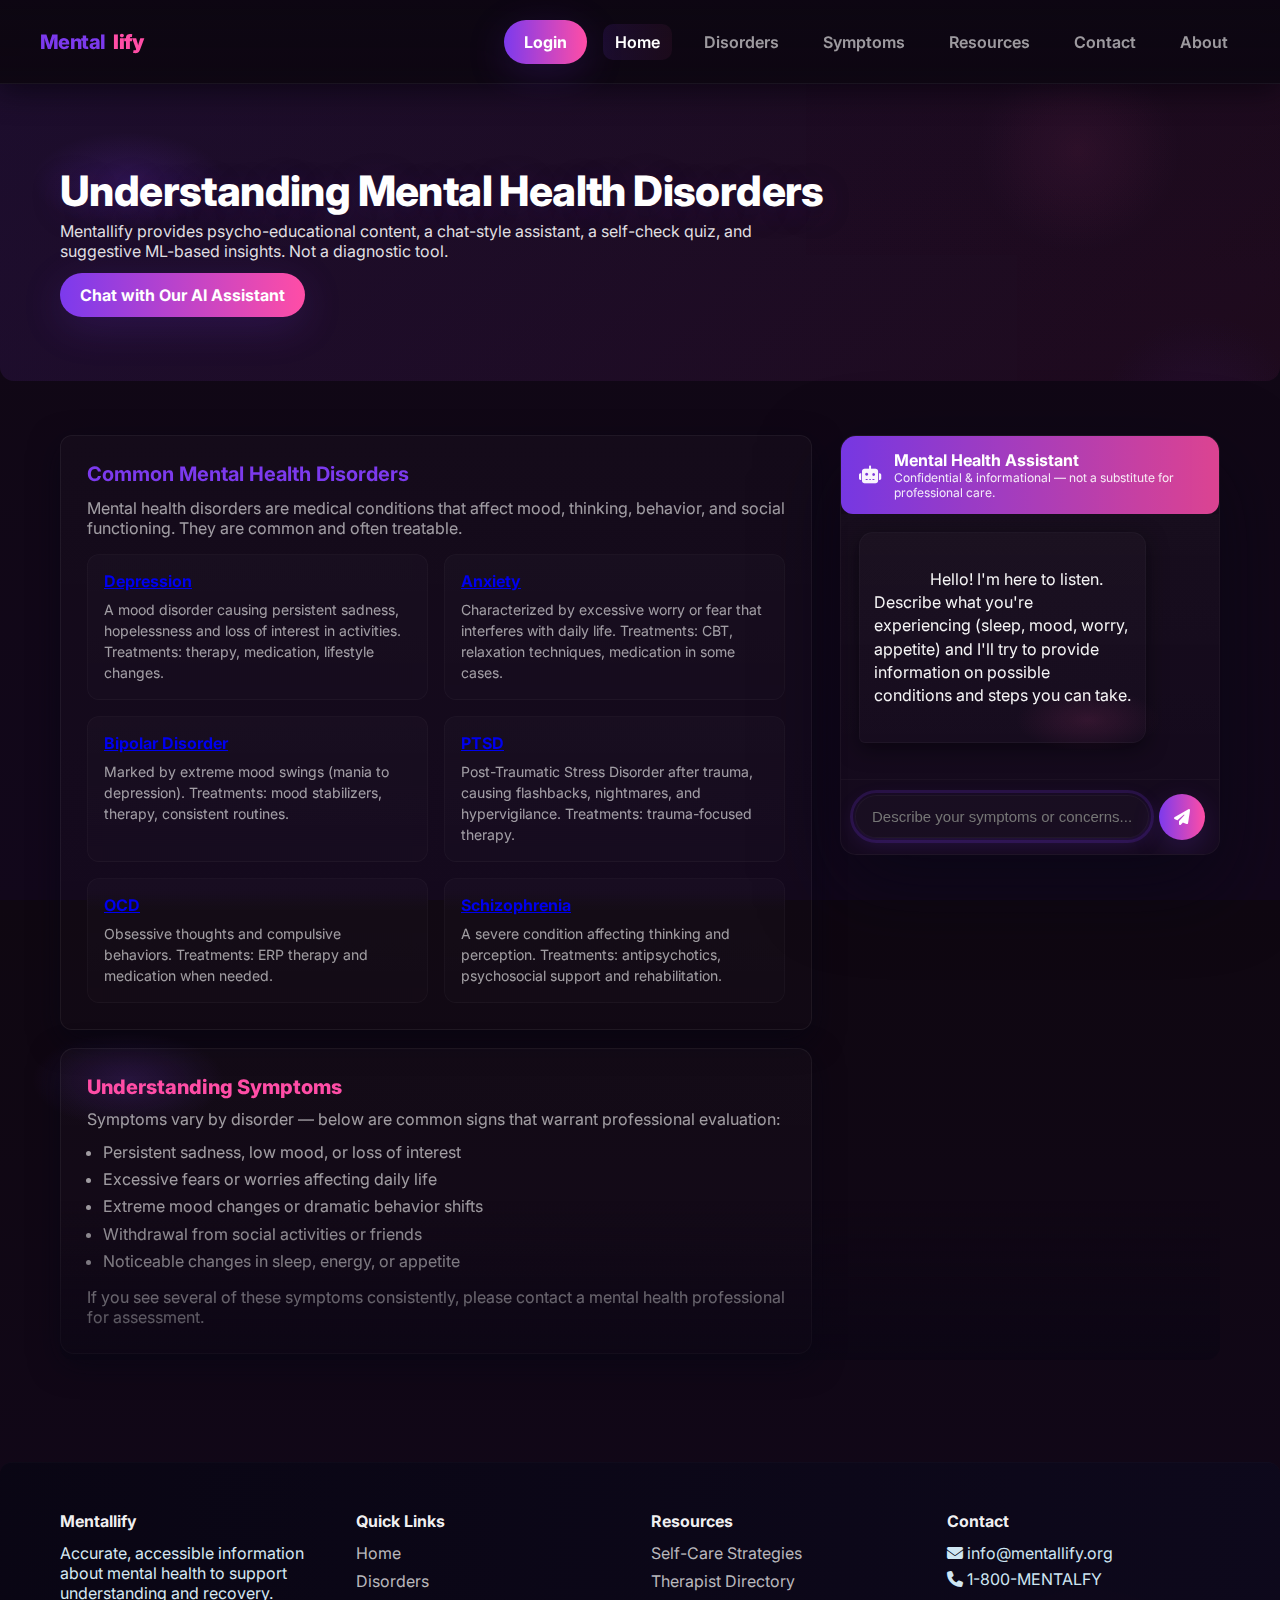
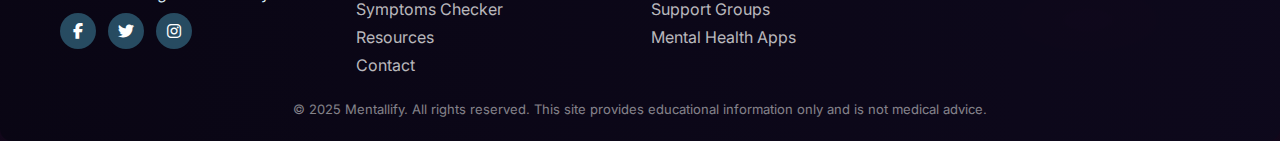
<file: index.html>
<!DOCTYPE html>
<html lang="en">
<head>
  <meta charset="utf-8" />
  <meta name="viewport" content="width=device-width,initial-scale=1" />
  <title>Mentallify - Mental Health Disorders Resource</title>
  <link rel="stylesheet" href="styles.css" />
  <link rel="manifest" href="manifest.json" />
  <link href="https://fonts.googleapis.com/css2?family=Inter:wght@300;400;600;700;800&display=swap" rel="stylesheet">
  <link rel="stylesheet" href="https://cdnjs.cloudflare.com/ajax/libs/font-awesome/6.4.0/css/all.min.css" />
  <meta name="description" content="Mentallify — psychoeducation, a chat assistant and a self-checker for common mental health concerns. Not a diagnostic tool." />
</head>
<body>
  <!-- Header -->
  <header>
    <div class="container header-container">
      <a href="/" class="logo" aria-label="Mentallify homepage">Mental<span>lify</span></a>
      <div id="header-actions" style="display:flex; align-items:center; gap:10px;">
        <!-- optional placeholder for login/profile -->
        <a href="/login.html" class="btn ghost" style="padding:8px 12px; font-weight:700; text-decoration:none;">Login</a>
        <button class="nav-toggle" aria-expanded="false" aria-controls="main-nav"><i class="fas fa-bars"></i></button>
      </div>
      <nav>
        <ul id="main-nav" role="menubar">
          <li role="none"><a role="menuitem" href="/index.html" class="active">Home</a></li>
          <li role="none"><a role="menuitem" href="/disorders.html">Disorders</a></li>
          <li role="none"><a role="menuitem" href="/self-check.html">Symptoms</a></li>
          <li role="none"><a role="menuitem" href="/resources.html">Resources</a></li>
          <li role="none"><a role="menuitem" href="/contact.html">Contact</a></li>
          <li role="none"><a role="menuitem" href="/about.html">About</a></li>
        </ul>
      </nav>
    </div>
  </header>

  <!-- Hero -->
  <section class="hero" aria-labelledby="hero-heading">
    <div class="container">
      <div style="max-width:780px;">
        <h1 id="hero-heading">Understanding Mental Health Disorders</h1>
        <p>Mentallify provides psycho-educational content, a chat-style assistant, a self-check quiz, and suggestive ML-based insights. Not a diagnostic tool.</p>
        <a class="btn" href="#chatbot" id="start-quiz-button">Chat with Our AI Assistant</a>
      </div>
    </div>
  </section>

  <!-- Main -->
  <main class="container" style="padding-top:26px; padding-bottom:40px;">
    <div class="main-content mask-gap">
      <!-- Left content -->
      <div class="content-area">
        <section class="content-section" aria-labelledby="common-disorders">
          <h2 id="common-disorders">Common Mental Health Disorders</h2>
          <p style="color:var(--muted-2); margin-bottom:12px;">Mental health disorders are medical conditions that affect mood, thinking, behavior, and social functioning. They are common and often treatable.</p>

          <div class="disorder-cards" aria-live="polite">
            <div class="disorder-card" role="article">
              <h3><a href="/disorders.html#depression">Depression</a></h3>
              <p>A mood disorder causing persistent sadness, hopelessness and loss of interest in activities. Treatments: therapy, medication, lifestyle changes.</p>
            </div>
            <div class="disorder-card" role="article">
              <h3><a href="/disorders.html#anxiety">Anxiety</a></h3>
              <p>Characterized by excessive worry or fear that interferes with daily life. Treatments: CBT, relaxation techniques, medication in some cases.</p>
            </div>
            <div class="disorder-card" role="article">
              <h3><a href="/disorders.html#bipolar">Bipolar Disorder</a></h3>
              <p>Marked by extreme mood swings (mania to depression). Treatments: mood stabilizers, therapy, consistent routines.</p>
            </div>
            <div class="disorder-card" role="article">
              <h3><a href="/disorders.html#ptsd">PTSD</a></h3>
              <p>Post-Traumatic Stress Disorder after trauma, causing flashbacks, nightmares, and hypervigilance. Treatments: trauma-focused therapy.</p>
            </div>
            <div class="disorder-card" role="article">
              <h3><a href="/disorders.html#ocd">OCD</a></h3>
              <p>Obsessive thoughts and compulsive behaviors. Treatments: ERP therapy and medication when needed.</p>
            </div>
            <div class="disorder-card" role="article">
              <h3><a href="/disorders.html#schizophrenia">Schizophrenia</a></h3>
              <p>A severe condition affecting thinking and perception. Treatments: antipsychotics, psychosocial support and rehabilitation.</p>
            </div>
          </div>
        </section>

        <!-- UNDERSTANDING SYMPTOMS - updated to use symptoms-card class -->
        <section class="content-section symptoms-card" id="symptoms" aria-labelledby="symptoms-heading" style="margin-top:18px;">
          <h2 id="symptoms-heading" class="section-title">Understanding Symptoms</h2>
          <p style="color:var(--muted-2); margin-bottom:10px;">Symptoms vary by disorder — below are common signs that warrant professional evaluation:</p>
          <ul style="color:var(--muted-2); margin-left:16px; line-height:1.7;">
            <li>Persistent sadness, low mood, or loss of interest</li>
            <li>Excessive fears or worries affecting daily life</li>
            <li>Extreme mood changes or dramatic behavior shifts</li>
            <li>Withdrawal from social activities or friends</li>
            <li>Noticeable changes in sleep, energy, or appetite</li>
          </ul>
          <p style="margin-top:12px; color:var(--muted-2);">If you see several of these symptoms consistently, please contact a mental health professional for assessment.</p>
        </section>
      </div>

      <!-- Right: Chatbot (INLINE sticky) -->
      <aside class="chatbot-container" aria-labelledby="chatbot" style="pointer-events:auto;">
        <div class="chatbot" id="chatbot" role="region" aria-label="Mental health chat assistant">
          <div class="chatbot-header">
            <i class="fas fa-robot" aria-hidden="true"></i>
            <div>
              <h3 style="margin:0; font-size:16px;">Mental Health Assistant</h3>
              <div style="font-size:12px; opacity:0.9;">Confidential & informational — not a substitute for professional care.</div>
            </div>
          </div>

          <div class="chatbot-messages" id="chat-messages" aria-live="polite" aria-atomic="false">
            <div class="message bot-message" role="status" id="welcome-message">
              Hello! I'm here to listen. Describe what you're experiencing (sleep, mood, worry, appetite) and I'll try to provide information on possible conditions and steps you can take.
            </div>
          </div>

          <div class="chatbot-input" role="form" aria-label="Chat input">
            <input id="user-input" type="text" placeholder="Describe your symptoms or concerns..." aria-label="Type your message here">
            <button id="send-btn" aria-label="Send message"><i class="fas fa-paper-plane"></i></button>
          </div>
        </div>
      </aside>
    </div>
  </main>

  <!-- Footer -->
  <footer>
    <div class="container">
      <div class="footer-content">
        <div class="footer-section">
          <h3>Mentallify</h3>
          <p style="color:#d6e9f3;">Accurate, accessible information about mental health to support understanding and recovery.</p>
          <div style="margin-top:10px;">
            <a href="#" style="display:inline-block; width:36px; height:36px; text-align:center; line-height:36px; background:#274b61; border-radius:50%; margin-right:8px; color:white;"><i class="fab fa-facebook-f"></i></a>
            <a href="#" style="display:inline-block; width:36px; height:36px; text-align:center; line-height:36px; background:#274b61; border-radius:50%; margin-right:8px; color:white;"><i class="fab fa-twitter"></i></a>
            <a href="#" style="display:inline-block; width:36px; height:36px; text-align:center; line-height:36px; background:#274b61; border-radius:50%; color:white;"><i class="fab fa-instagram"></i></a>
          </div>
        </div>

        <div class="footer-section">
          <h3>Quick Links</h3>
          <a href="/">Home</a>
          <a href="/disorders.html">Disorders</a>
          <a href="/self-check.html">Symptoms Checker</a>
          <a href="/resources.html">Resources</a>
          <a href="/contact.html">Contact</a>
        </div>

        <div class="footer-section">
          <h3>Resources</h3>
          <a href="/resources.html">Self-Care Strategies</a>
          <a href="/resources.html">Therapist Directory</a>
          <a href="/resources.html">Support Groups</a>
          <a href="/resources.html">Mental Health Apps</a>
        </div>

        <div class="footer-section">
          <h3>Contact</h3>
          <div style="color:#cfe6f3; margin-bottom:6px;"><i class="fas fa-envelope"></i> info@mentallify.org</div>
          <div style="color:#cfe6f3;"><i class="fas fa-phone"></i> 1-800-MENTALFY</div>
        </div>
      </div>

      <div class="copyright">
        &copy; 2025 Mentallify. All rights reserved. This site provides educational information only and is not medical advice.
      </div>
    </div>
  </footer>
  <script>
document.addEventListener("DOMContentLoaded", () => {

  // If user came from Symptoms page → skip front screen & show chatbot
  if (localStorage.getItem("mentallify_start_quiz") === "1") {

    // 1. Hide the intro splash screen IF you have one
    const introSection = document.getElementById("intro-screen");
    if (introSection) introSection.style.display = "none";

    // 2. Show the real homepage content (if it is hidden by default)
    const mainContent = document.querySelector(".main-content");
    if (mainContent) mainContent.style.display = "grid";

    // 3. Scroll directly to chatbot
    const bot = document.getElementById("chatbot");
    if (bot) {
      setTimeout(() => {
        bot.scrollIntoView({ behavior: "smooth", block: "center" });
        document.getElementById("user-input")?.focus();
      }, 400);
    }

    // 4. Reset trigger so homepage does not always open chatbot
    localStorage.removeItem("mentallify_start_quiz");
  }
});
</script>


  <script src="/auth.js"></script>
  <script src="app.js"></script>
</body>
</html>
</file>
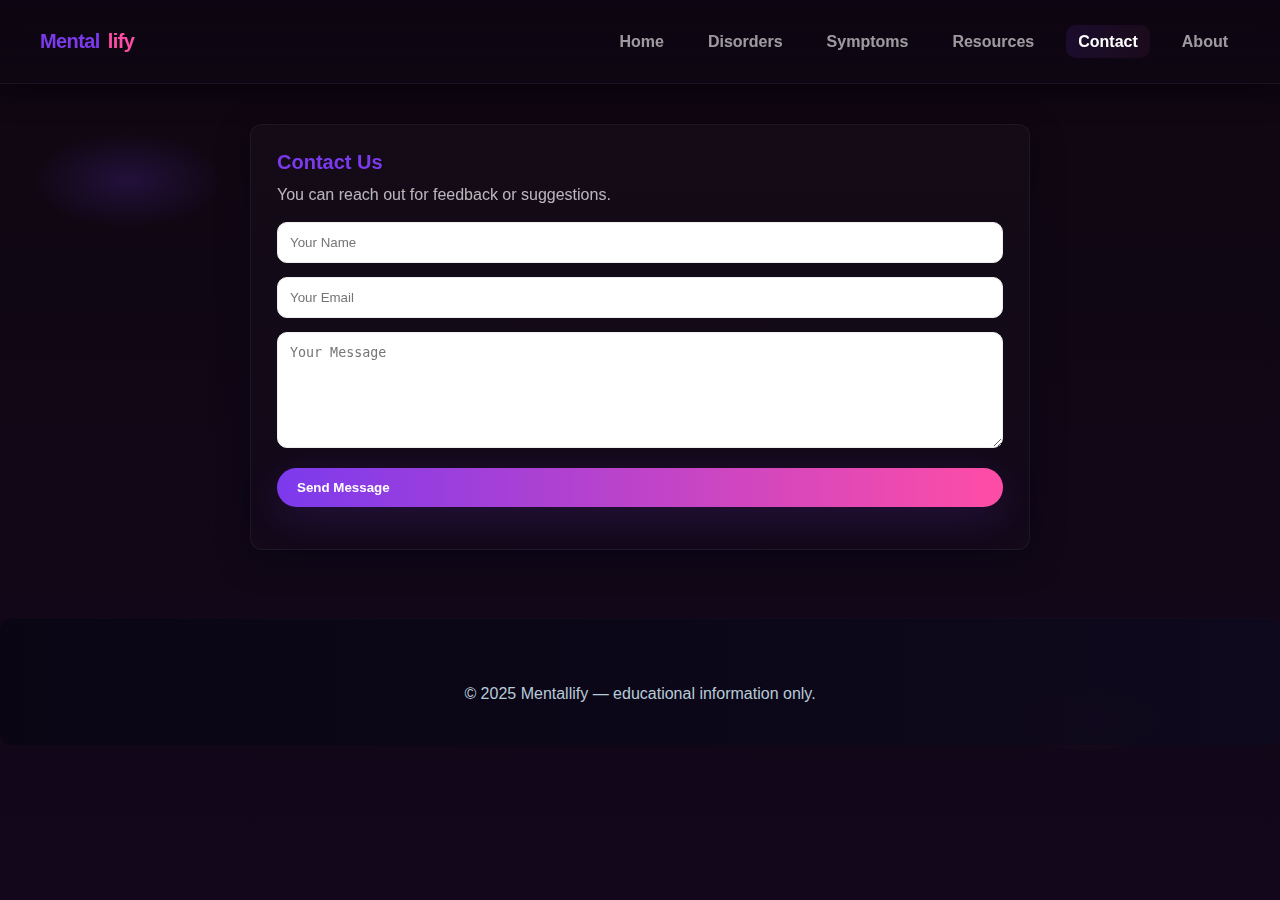
<file: contact.html>
<!doctype html>
<html lang="en">
<head>
  <meta charset="utf-8"/>
  <meta name="viewport" content="width=device-width,initial-scale=1"/>
  <title>Contact — Mentallify</title>
  <link rel="stylesheet" href="/styles.css"/>
  <link rel="stylesheet" href="https://cdnjs.cloudflare.com/ajax/libs/font-awesome/6.4.0/css/all.min.css"/>
</head>
<body>

  <!-- Header (your existing markup) -->
  <header>
    <div class="container header-container">
      <a href="/" class="logo">Mental<span>lify</span></a>
      <button class="nav-toggle" aria-expanded="false" aria-controls="main-nav">
        <i class="fas fa-bars"></i>
      </button>
      <nav>
        <ul id="main-nav" role="menubar">
          <li><a href="/index.html">Home</a></li>
          <li><a href="/disorders.html">Disorders</a></li>
          <li><a href="/self-check.html">Symptoms</a></li>
          <li><a href="/resources.html">Resources</a></li>
          <li><a class="active" href="/contact.html">Contact</a></li>
          <li><a href="/about.html">About</a></li>
        </ul>
      </nav>
    </div>
  </header>

  <main class="container" style="padding:40px 0;">
    <section class="content-section" style="max-width:780px; margin:0 auto;">
      <h2>Contact Us</h2>
      <p style="color:var(--muted); margin-bottom:18px;">
        You can reach out for feedback or suggestions.
      </p>

      <form id="contactForm" style="display:flex; flex-direction:column; gap:14px;">
        <input id="name" name="name" type="text" placeholder="Your Name" required style="padding:12px; border-radius:10px; border:1px solid #eee;">
        <input id="email" name="email" type="email" placeholder="Your Email" required style="padding:12px; border-radius:10px; border:1px solid #eee;">
        <textarea id="message" name="message" rows="6" placeholder="Your Message" required style="padding:12px; border-radius:10px; border:1px solid #eee;"></textarea>

        <button id="submitBtn" class="btn" type="submit" style="margin-top:6px;">Send Message</button>
      </form>

      <div id="status" role="status" aria-live="polite" style="margin-top:16px; display:block;"></div>

    </section>
  </main>

  <footer>
    <div class="container">
      <div style="text-align:center; padding:18px 0; color:#b7cbd8;">
        &copy; 2025 Mentallify — educational information only.
      </div>
    </div>
  </footer>

  <!-- Existing site scripts (keep if needed) -->
  <script src="/auth.js"></script>
  <script src="/app.js"></script>

  <!-- contact form script -->
  <script src="/static/js/contact.js"></script>
</body>
</html>
</file>
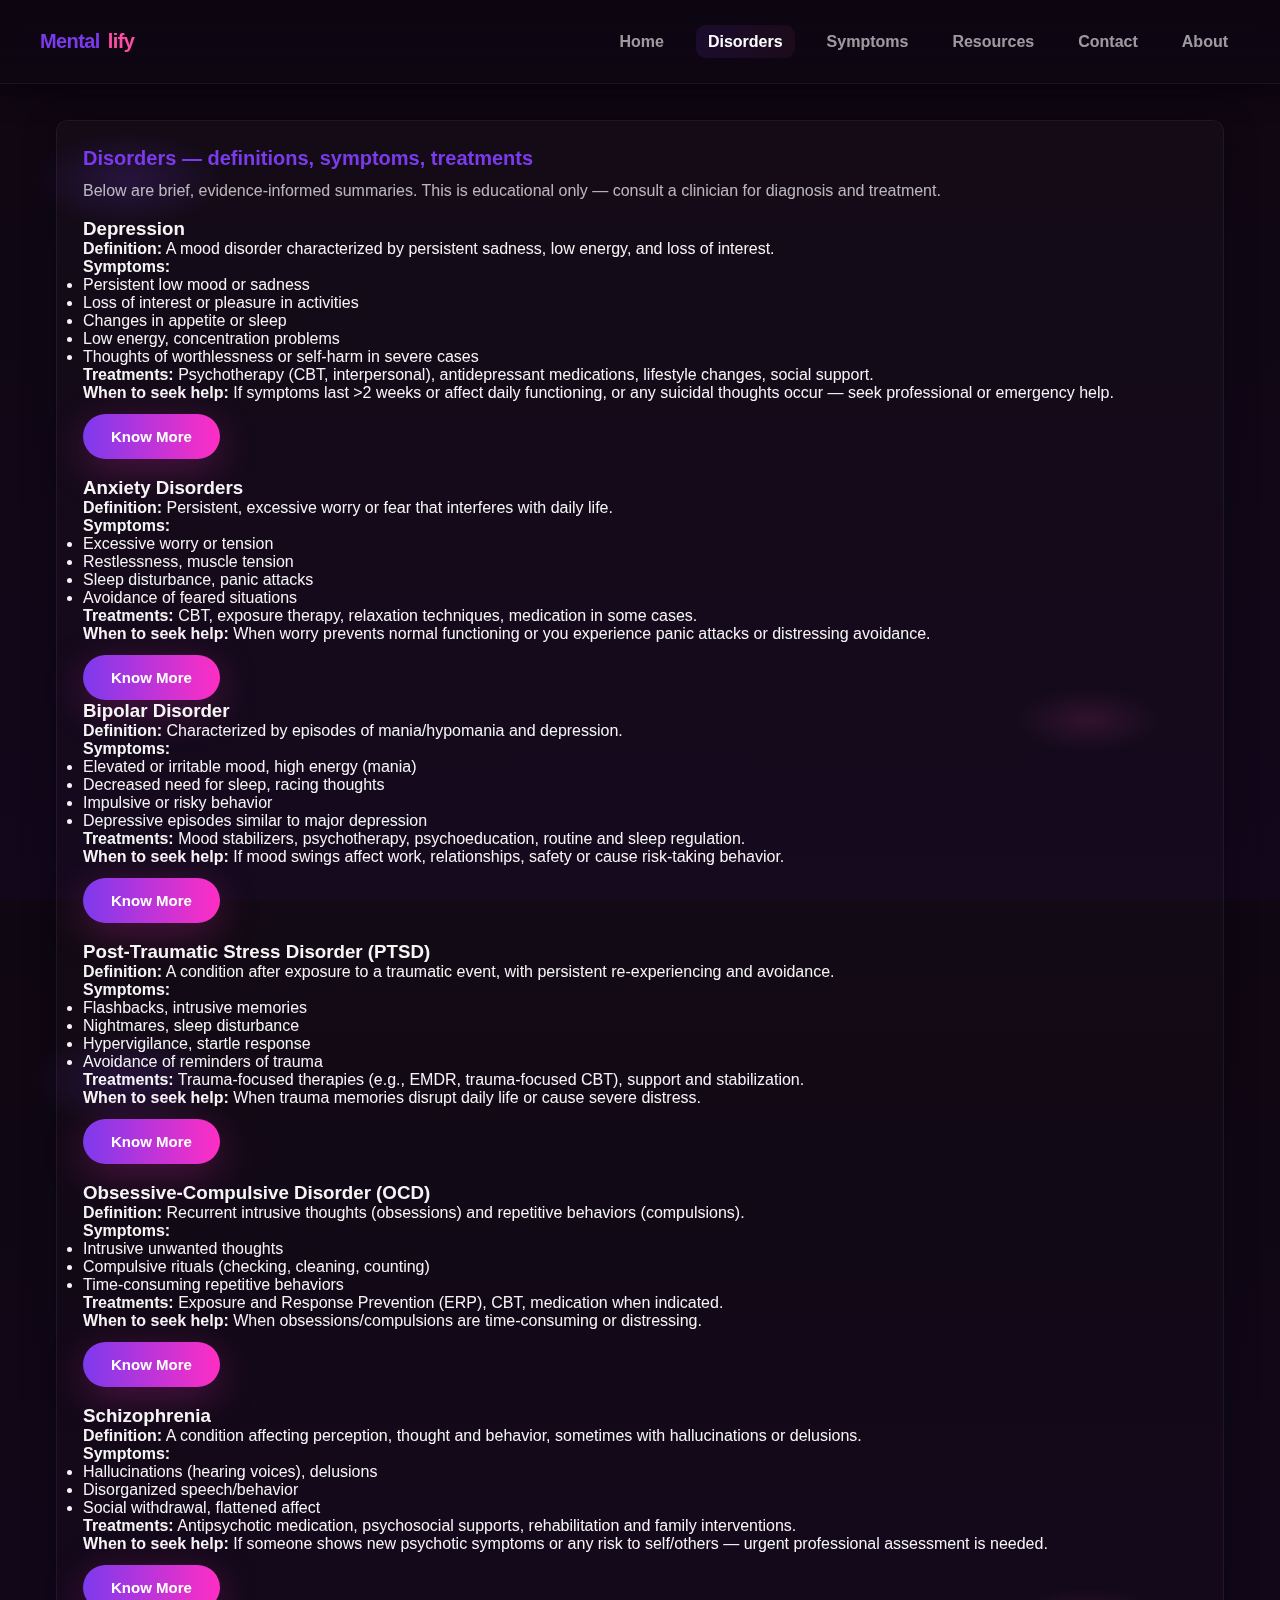
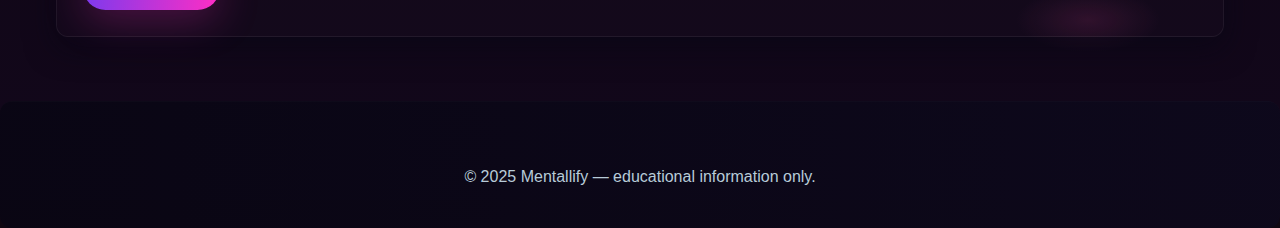
<file: disorders.html>
<!DOCTYPE html>
<html lang="en">
<head>
  <meta charset="utf-8" />
  <meta name="viewport" content="width=device-width,initial-scale=1" />
  <title>Disorders — Mentallify</title>
  <link rel="stylesheet" href="styles.css" />
  <link rel="stylesheet" href="https://cdnjs.cloudflare.com/ajax/libs/font-awesome/6.4.0/css/all.min.css" />
</head>
<body>
  <header>
    <div class="container header-container">
      <a href="/" class="logo">Mental<span>lify</span></a>
      <button class="nav-toggle" aria-expanded="false" aria-controls="main-nav"><i class="fas fa-bars"></i></button>
      <nav>
        <ul id="main-nav" role="menubar">
          <li role="none"><a role="menuitem" href="/index.html">Home</a></li>
          <li role="none"><a role="menuitem" href="/disorders.html" class="active">Disorders</a></li>
          <li role="none"><a role="menuitem" href="/self-check.html">Symptoms</a></li>
          <li role="none"><a role="menuitem" href="/resources.html">Resources</a></li>
          <li role="none"><a role="menuitem" href="/contact.html">Contact</a></li>
          <li role="none"><a role="menuitem" href="/about.html">About</a></li>
        </ul>
      </nav>
    </div>
  </header>

  <main class="container" style="padding:36px 16px;">
    <section class="content-section">
      <h2>Disorders — definitions, symptoms, treatments</h2>
      <p style="color:var(--muted);">Below are brief, evidence-informed summaries. This is educational only — consult a clinician for diagnosis and treatment.</p>

      
      <!-- Depression -->
      <article id="depression" style="margin-top:18px;">
        <h3>Depression</h3>
        <p><strong>Definition:</strong> A mood disorder characterized by persistent sadness, low energy, and loss of interest.</p>
        <p><strong>Symptoms:</strong></p>
        <ul>
          <li>Persistent low mood or sadness</li>
          <li>Loss of interest or pleasure in activities</li>
          <li>Changes in appetite or sleep</li>
          <li>Low energy, concentration problems</li>
          <li>Thoughts of worthlessness or self-harm in severe cases</li>
        </ul>
        <p><strong>Treatments:</strong> Psychotherapy (CBT, interpersonal), antidepressant medications, lifestyle changes, social support.</p>
        <p><strong>When to seek help:</strong> If symptoms last &gt;2 weeks or affect daily functioning, or any suicidal thoughts occur — seek professional or emergency help.</p>

        <div style="margin-top:12px;">
          <a href="https://www.who.int/news-room/fact-sheets/detail/mental-disorders" target="_blank" rel="noopener noreferrer">
            <button class="btn-gradient open-who" title="Opens WHO official website">Know More</button>
          </a>
        </div>
      </article>


      <!-- Anxiety -->
      <article id="anxiety" style="margin-top:18px;">
        <h3>Anxiety Disorders</h3>
        <p><strong>Definition:</strong> Persistent, excessive worry or fear that interferes with daily life.</p>
        <p><strong>Symptoms:</strong></p>
        <ul>
          <li>Excessive worry or tension</li>
          <li>Restlessness, muscle tension</li>
          <li>Sleep disturbance, panic attacks</li>
          <li>Avoidance of feared situations</li>
        </ul>
        <p><strong>Treatments:</strong> CBT, exposure therapy, relaxation techniques, medication in some cases.</p>
        <p><strong>When to seek help:</strong> When worry prevents normal functioning or you experience panic attacks or distressing avoidance.</p>

        <div style="margin-top:12px;">
          <a href="https://www.who.int/news-room/fact-sheets/detail/mental-disorders" target="_blank" rel="noopener noreferrer">
            <button class="btn-gradient open-who" title="Opens WHO official website">Know More</button>
          </a>
        </div>

        <h3>Bipolar Disorder</h3>
        <p><strong>Definition:</strong> Characterized by episodes of mania/hypomania and depression.</p>
        <p><strong>Symptoms:</strong></p>
        <ul>
          <li>Elevated or irritable mood, high energy (mania)</li>
          <li>Decreased need for sleep, racing thoughts</li>
          <li>Impulsive or risky behavior</li>
          <li>Depressive episodes similar to major depression</li>
        </ul>
        <p><strong>Treatments:</strong> Mood stabilizers, psychotherapy, psychoeducation, routine and sleep regulation.</p>
        <p><strong>When to seek help:</strong> If mood swings affect work, relationships, safety or cause risk-taking behavior.</p>

        <div style="margin-top:12px;">
          <a href="https://www.who.int/news-room/fact-sheets/detail/mental-disorders" target="_blank" rel="noopener noreferrer">
            <button class="btn-gradient open-who" title="Opens WHO official website">Know More</button>
          </a>
        </div>
      </article>


      <!-- PTSD -->
      <article id="ptsd" style="margin-top:18px;">
        <h3>Post-Traumatic Stress Disorder (PTSD)</h3>
        <p><strong>Definition:</strong> A condition after exposure to a traumatic event, with persistent re-experiencing and avoidance.</p>
        <p><strong>Symptoms:</strong></p>
        <ul>
          <li>Flashbacks, intrusive memories</li>
          <li>Nightmares, sleep disturbance</li>
          <li>Hypervigilance, startle response</li>
          <li>Avoidance of reminders of trauma</li>
        </ul>
        <p><strong>Treatments:</strong> Trauma-focused therapies (e.g., EMDR, trauma-focused CBT), support and stabilization.</p>
        <p><strong>When to seek help:</strong> When trauma memories disrupt daily life or cause severe distress.</p>

        <div style="margin-top:12px;">
          <a href="https://www.who.int/news-room/fact-sheets/detail/mental-disorders" target="_blank" rel="noopener noreferrer">
            <button class="btn-gradient open-who" title="Opens WHO official website">Know More</button>
          </a>
        </div>
      </article>


      <!-- OCD -->
      <article id="ocd" style="margin-top:18px;">
        <h3>Obsessive-Compulsive Disorder (OCD)</h3>
        <p><strong>Definition:</strong> Recurrent intrusive thoughts (obsessions) and repetitive behaviors (compulsions).</p>
        <p><strong>Symptoms:</strong></p>
        <ul>
          <li>Intrusive unwanted thoughts</li>
          <li>Compulsive rituals (checking, cleaning, counting)</li>
          <li>Time-consuming repetitive behaviors</li>
        </ul>
        <p><strong>Treatments:</strong> Exposure and Response Prevention (ERP), CBT, medication when indicated.</p>
        <p><strong>When to seek help:</strong> When obsessions/compulsions are time-consuming or distressing.</p>

        <div style="margin-top:12px;">
          <a href="https://www.who.int/news-room/fact-sheets/detail/mental-disorders" target="_blank" rel="noopener noreferrer">
            <button class="btn-gradient open-who" title="Opens WHO official website">Know More</button>
          </a>
        </div>
      </article>


      <!-- Schizophrenia -->
      <article id="schizophrenia" style="margin-top:18px;">
        <h3>Schizophrenia</h3>
        <p><strong>Definition:</strong> A condition affecting perception, thought and behavior, sometimes with hallucinations or delusions.</p>
        <p><strong>Symptoms:</strong></p>
        <ul>
          <li>Hallucinations (hearing voices), delusions</li>
          <li>Disorganized speech/behavior</li>
          <li>Social withdrawal, flattened affect</li>
        </ul>
        <p><strong>Treatments:</strong> Antipsychotic medication, psychosocial supports, rehabilitation and family interventions.</p>
        <p><strong>When to seek help:</strong> If someone shows new psychotic symptoms or any risk to self/others — urgent professional assessment is needed.</p>

        <div style="margin-top:12px;">
          <a href="https://www.who.int/news-room/fact-sheets/detail/mental-disorders" target="_blank" rel="noopener noreferrer">
            <button class="btn-gradient open-who" title="Opens WHO official website">Know More</button>
          </a>
        </div>
      </article>

    </section>
  </main>

  <footer>
    <div class="container">
      <div style="text-align:center; padding:18px 0; color:#b7cbd8;">&copy; 2025 Mentallify — educational information only.</div>
    </div>
  </footer>

  <script src="/auth.js"></script>
  <script src="app.js"></script>
</body>
</html>
</file>
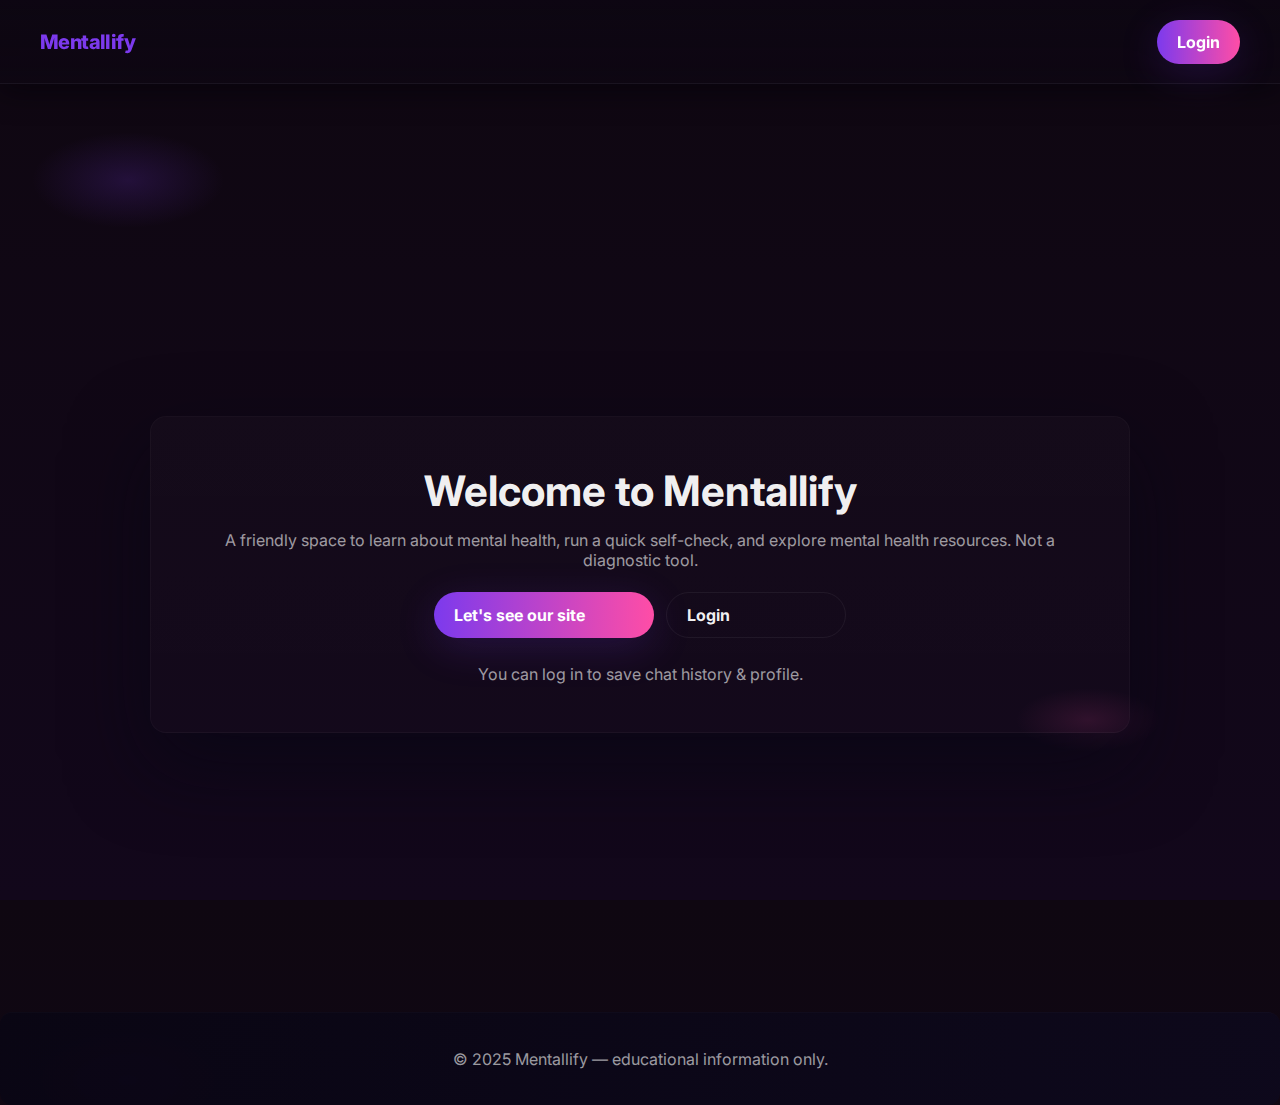
<file: front.html>
<!doctype html>
<html lang="en">
<head>
  <meta charset="utf-8" />
  <meta name="viewport" content="width=device-width,initial-scale=1" />
  <title>Welcome — Mentallify</title>
  <link rel="stylesheet" href="/styles.css" />
  <!-- Optional: use the Inter font for best result -->
  <link href="https://fonts.googleapis.com/css2?family=Inter:wght@300;400;600;700;800&display=swap" rel="stylesheet">
</head>
<body>
  <header>
    <div class="container header-container">
      <a href="/" class="logo">Mentallify</a>

      <!-- right area (auth placeholder updated by auth.js) -->
      <div id="header-actions" style="margin-left:auto; display:flex; align-items:center; gap:12px;">
        <!-- auth.js will populate this -->
        <a id="header-login-link" class="btn ghost" href="/login.html" style="padding:8px 12px;border-radius:10px;text-decoration:none;">Login</a>
      </div>
    </div>
  </header>

  <main style="min-height:100vh; display:flex; align-items:center; justify-content:center; padding:120px 20px 40px;">
    <section style="max-width:980px; text-align:center; background: linear-gradient(180deg, rgba(255,255,255,0.02), rgba(255,255,255,0.01)); padding:48px; border-radius:16px; box-shadow:0 30px 80px rgba(6,7,20,0.6); border:1px solid rgba(255,255,255,0.03);">
      <h1 style="font-size:42px; margin-bottom:14px; color:var(--white-soft);">Welcome to Mentallify</h1>
      <p style="color:var(--muted-2); font-size:16px; margin-bottom:22px;">A friendly space to learn about mental health, run a quick self-check, and explore mental health resources. Not a diagnostic tool.</p>

      <div style="display:flex; gap:12px; justify-content:center; flex-wrap:wrap;">
        <a href="/index.html" class="btn" style="min-width:220px;">Let's see our site</a>
        <a href="/login.html" class="btn ghost" style="min-width:180px; color:var(--white-soft); border:1px solid rgba(255,255,255,0.06);">Login</a>
      </div>

      <div style="margin-top:26px; color:var(--muted-2);">You can log in to save chat history & profile.</div>
    </section>
  </main>

  <footer style="padding:36px 0; text-align:center; color:rgba(255,255,255,0.6);">
    &copy; 2025 Mentallify — educational information only.
  </footer>

  <script src="/auth.js"></script>
</body>
</html>
</file>
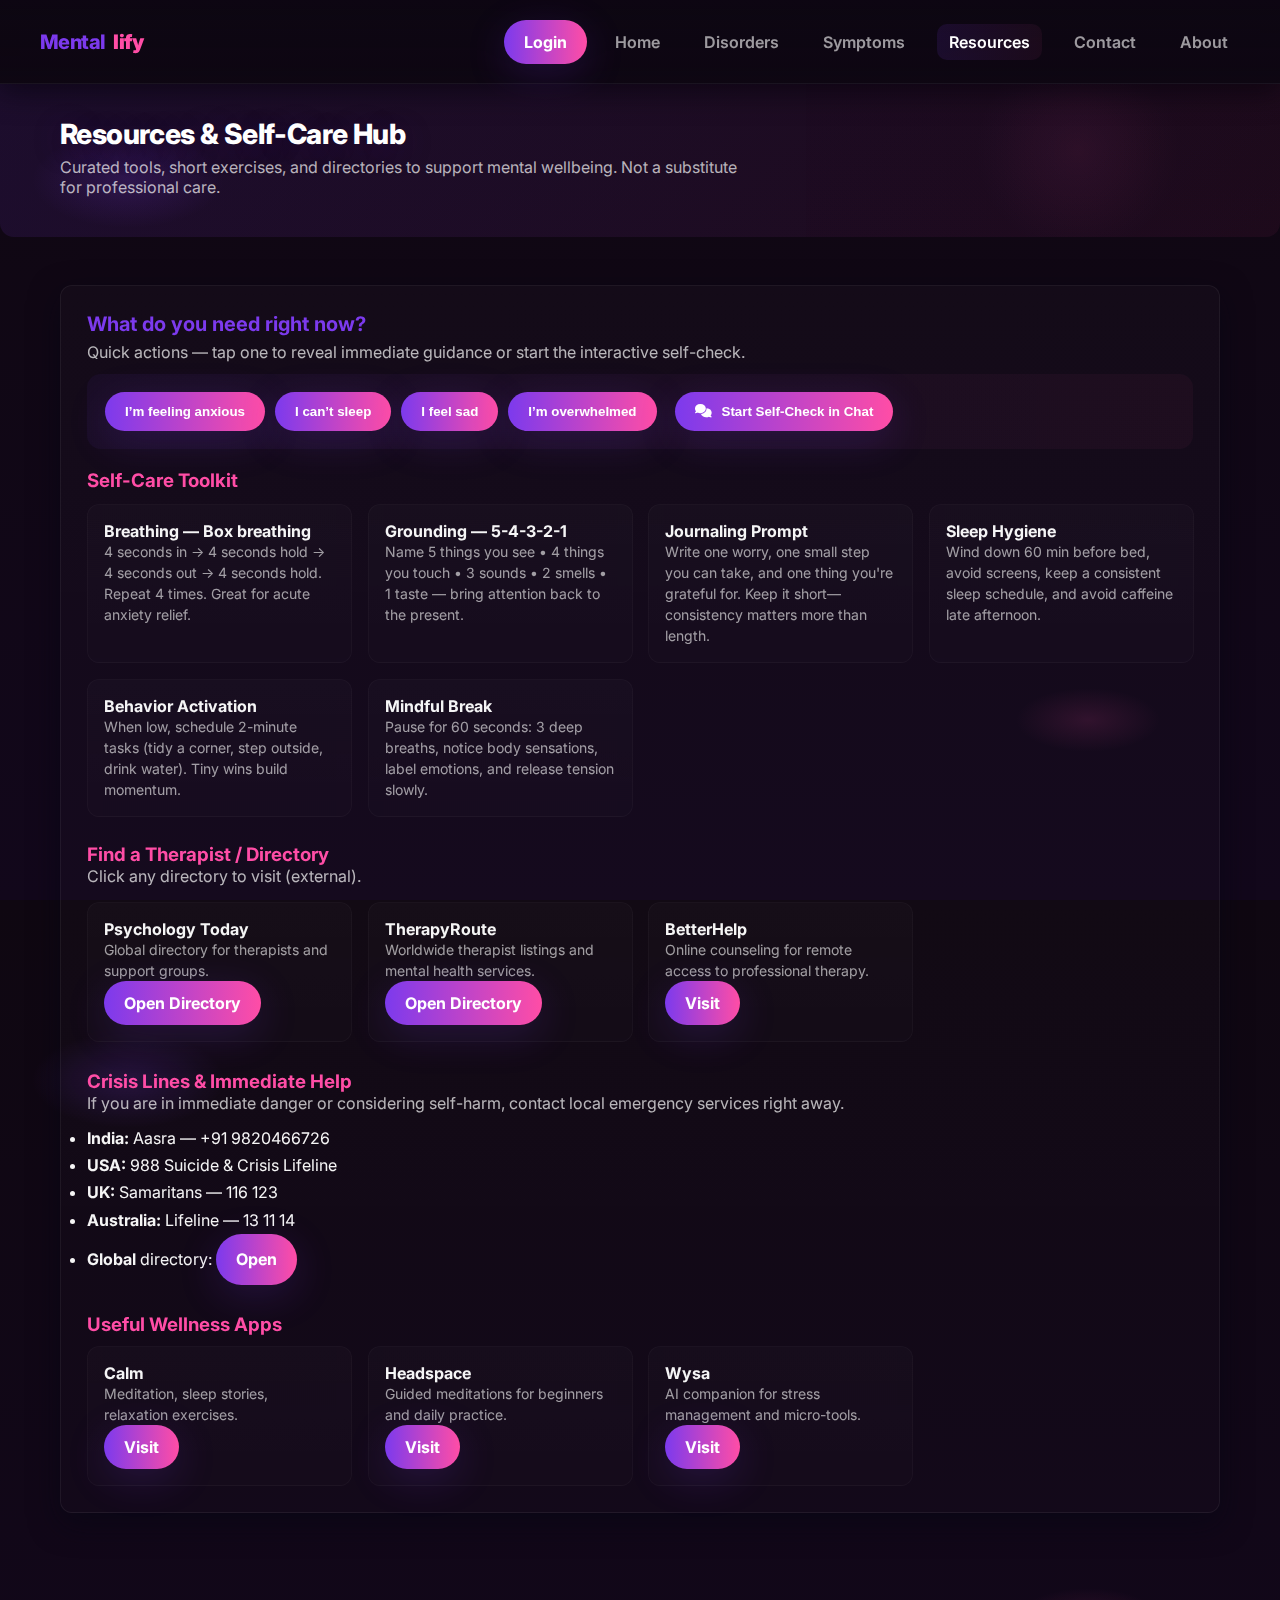
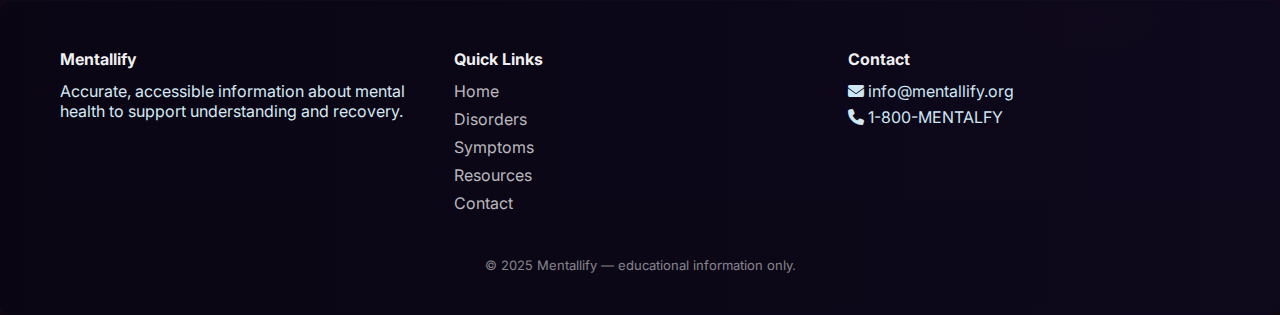
<file: resources.html>
<!DOCTYPE html>
<html lang="en">
<head>
  <meta charset="utf-8" />
  <meta name="viewport" content="width=device-width,initial-scale=1" />
  <title>Resources — Mentallify</title>

  <link rel="stylesheet" href="https://fonts.googleapis.com/css2?family=Inter:wght@400;600;700;800&display=swap" />
  <link rel="stylesheet" href="styles.css" />

  <link rel="stylesheet" href="https://cdnjs.cloudflare.com/ajax/libs/font-awesome/6.4.0/css/all.min.css" />
  <meta name="description" content="Mentallify — curated resources and self-care tools for mental wellbeing." />
</head>
<body>
  <header>
    <div class="container header-container">
      <a href="/" class="logo" aria-label="Mentallify homepage">Mental<span>lify</span></a>

      <div id="header-actions" style="display:flex; align-items:center; gap:10px;">
        <a href="/login.html" class="btn ghost" style="padding:8px 12px; font-weight:700; text-decoration:none;">Login</a>
        <button class="nav-toggle" aria-expanded="false" aria-controls="main-nav"><i class="fas fa-bars"></i></button>
      </div>

      <nav>
        <ul id="main-nav" role="menubar">
          <li role="none"><a role="menuitem" href="/index.html">Home</a></li>
          <li role="none"><a role="menuitem" href="/disorders.html">Disorders</a></li>
          <li role="none"><a role="menuitem" href="/symptoms.html">Symptoms</a></li>
          <li role="none"><a role="menuitem" href="/resources.html" class="active">Resources</a></li>
          <li role="none"><a role="menuitem" href="/contact.html">Contact</a></li>
          <li role="none"><a role="menuitem" href="/about.html">About</a></li>
        </ul>
      </nav>
    </div>
  </header>

  <section class="hero" aria-labelledby="resources-hero" style="padding:36px 0 28px;">
    <div class="container">
      <div style="max-width:900px;">
        <h1 id="resources-hero" style="font-size:28px;">Resources & Self-Care Hub</h1>
        <p style="color:var(--muted); margin-top:6px;">
          Curated tools, short exercises, and directories to support mental wellbeing. Not a substitute for professional care.
        </p>
      </div>
    </div>
  </section>

  <main class="container" style="padding:20px 20px 60px;">
    <div class="content-section">
      <h2 style="margin-bottom:6px;">What do you need right now?</h2>
      <p style="color:var(--muted); margin-bottom:12px;">Quick actions — tap one to reveal immediate guidance or start the interactive self-check.</p>

      <div class="quick-help" style="margin:12px 0 20px; padding:18px; border-radius:14px; background:linear-gradient(90deg, rgba(124,58,237,0.06), rgba(255,77,166,0.04));">
        <div style="display:flex; gap:10px; flex-wrap:wrap;">
          <button class="btn" data-quick="anxious">I’m feeling anxious</button>
          <button class="btn" data-quick="sleep">I can’t sleep</button>
          <button class="btn" data-quick="sad">I feel sad</button>
          <button class="btn" data-quick="overwhelmed">I’m overwhelmed</button>

          <button class="btn" id="open-self-check" style="margin-left:8px;">
            <i class="fas fa-comments" aria-hidden="true"></i>
            Start Self-Check in Chat
          </button>
        </div>

        <div id="quick-response" style="margin-top:14px; display:none;"></div>
      </div>

      <h3 style="color:var(--accent); margin-top:12px;">Self-Care Toolkit</h3>
      <div class="disorder-cards" style="margin-top:12px;">
        <div class="disorder-card" role="article">
          <h4>Breathing — Box breathing</h4>
          <p>4 seconds in → 4 seconds hold → 4 seconds out → 4 seconds hold. Repeat 4 times. Great for acute anxiety relief.</p>
        </div>

        <div class="disorder-card" role="article">
          <h4>Grounding — 5-4-3-2-1</h4>
          <p>Name 5 things you see • 4 things you touch • 3 sounds • 2 smells • 1 taste — bring attention back to the present.</p>
        </div>

        <div class="disorder-card" role="article">
          <h4>Journaling Prompt</h4>
          <p>Write one worry, one small step you can take, and one thing you're grateful for. Keep it short—consistency matters more than length.</p>
        </div>

        <div class="disorder-card" role="article">
          <h4>Sleep Hygiene</h4>
          <p>Wind down 60 min before bed, avoid screens, keep a consistent sleep schedule, and avoid caffeine late afternoon.</p>
        </div>

        <div class="disorder-card" role="article">
          <h4>Behavior Activation</h4>
          <p>When low, schedule 2-minute tasks (tidy a corner, step outside, drink water). Tiny wins build momentum.</p>
        </div>

        <div class="disorder-card" role="article">
          <h4>Mindful Break</h4>
          <p>Pause for 60 seconds: 3 deep breaths, notice body sensations, label emotions, and release tension slowly.</p>
        </div>
      </div>

      <h3 style="color:var(--accent); margin-top:26px;">Find a Therapist / Directory</h3>
      <p style="color:var(--muted); margin-bottom:8px;">Click any directory to visit (external).</p>
      <div class="disorder-cards">
        <div class="disorder-card">
          <h4>Psychology Today</h4>
          <p>Global directory for therapists and support groups.</p>
          <a class="btn" href="https://www.psychologytoday.com" target="_blank" rel="noopener">Open Directory</a>
        </div>

        <div class="disorder-card">
          <h4>TherapyRoute</h4>
          <p>Worldwide therapist listings and mental health services.</p>
          <a class="btn" href="https://www.therapyroute.com" target="_blank" rel="noopener">Open Directory</a>
        </div>

        <div class="disorder-card">
          <h4>BetterHelp</h4>
          <p>Online counseling for remote access to professional therapy.</p>
          <a class="btn" href="https://www.betterhelp.com" target="_blank" rel="noopener">Visit</a>
        </div>
      </div>

      <h3 style="color:var(--accent); margin-top:28px;">Crisis Lines & Immediate Help</h3>
      <p style="color:var(--muted);">If you are in immediate danger or considering self-harm, contact local emergency services right away.</p>
      <ul style="color:var(--white-soft); line-height:1.7; margin-top:12px;">
        <li><strong>India:</strong> Aasra — +91 9820466726</li>
        <li><strong>USA:</strong> 988 Suicide &amp; Crisis Lifeline</li>
        <li><strong>UK:</strong> Samaritans — 116 123</li>
        <li><strong>Australia:</strong> Lifeline — 13 11 14</li>
        <li><strong>Global</strong> directory: <a class="btn" href="https://www.iasp.info/crisis-centres-helplines/" target="_blank" rel="noopener">Open</a></li>
      </ul>

      <h3 style="color:var(--accent); margin-top:28px;">Useful Wellness Apps</h3>
      <div class="disorder-cards" style="margin-top:10px;">
        <div class="disorder-card">
          <h4>Calm</h4>
          <p>Meditation, sleep stories, relaxation exercises.</p>
          <a class="btn" href="https://www.calm.com" target="_blank" rel="noopener">Visit</a>
        </div>
        <div class="disorder-card">
          <h4>Headspace</h4>
          <p>Guided meditations for beginners and daily practice.</p>
          <a class="btn" href="https://www.headspace.com" target="_blank" rel="noopener">Visit</a>
        </div>
        <div class="disorder-card">
          <h4>Wysa</h4>
          <p>AI companion for stress management and micro-tools.</p>
          <a class="btn" href="https://www.wysa.io" target="_blank" rel="noopener">Visit</a>
        </div>
      </div>
    </div>
  </main>

  <footer>
    <div class="container">
      <div class="footer-content">
        <div class="footer-section">
          <h3>Mentallify</h3>
          <p style="color:#d6e9f3;">Accurate, accessible information about mental health to support understanding and recovery.</p>
        </div>
        <div class="footer-section">
          <h3>Quick Links</h3>
          <a href="/">Home</a>
          <a href="/disorders.html">Disorders</a>
          <a href="/symptoms.html">Symptoms</a>
          <a href="/resources.html">Resources</a>
          <a href="/contact.html">Contact</a>
        </div>
        <div class="footer-section">
          <h3>Contact</h3>
          <div style="color:#cfe6f3; margin-bottom:6px;"><i class="fas fa-envelope"></i> info@mentallify.org</div>
          <div style="color:#cfe6f3;"><i class="fas fa-phone"></i> 1-800-MENTALFY</div>
        </div>
      </div>

      <div class="copyright" style="text-align:center; padding:18px 0;">
        &copy; 2025 Mentallify — educational information only.
      </div>
    </div>
  </footer>

  <script src="/auth.js"></script>
  <script src="app.js"></script>

  <script>
    // quick responses for the small quick-help buttons
    document.addEventListener('click', function (ev) {
      const btn = ev.target.closest && ev.target.closest('[data-quick]');
      if (!btn) return;
      const key = btn.getAttribute('data-quick');
      const out = document.getElementById('quick-response');
      out.style.display = 'block';
      if (key === 'anxious') {
        out.innerHTML = '<div class="analysis-result">Try slow diaphragmatic breathing (4-4-4) and the 5-4-3-2-1 grounding now. If symptoms are severe, consider starting the self-check.</div>';
      } else if (key === 'sleep') {
        out.innerHTML = '<div class="analysis-result">Try a wind-down routine: dim lights, no screens 45–60 min before bed, and 4-7-8 breathing if you wake up anxious.</div>';
      } else if (key === 'sad') {
        out.innerHTML = '<div class="analysis-result">Try a 2-minute activity (walk, tidy a corner), then write one small goal for the day. If persistent, start the self-check.</div>';
      } else if (key === 'overwhelmed') {
        out.innerHTML = '<div class="analysis-result">Pause. Take 3 slow breaths. Break your to-do list into one 2-minute task you can finish now.</div>';
      }
      // scroll the response into view smoothly
      out.scrollIntoView({behavior:'smooth', block:'center'});
    });

    // Start Self-Check button: set localStorage flag and navigate home (intro bypass logic on index.html should open chat)
    const openBtn = document.getElementById('open-self-check');
    if (openBtn) {
      openBtn.addEventListener('click', function (e) {
        // set localStorage so index.html can detect and open chat directly
        try { localStorage.setItem('mentallify_open_self_check', '1'); } catch (err) { /* ignore */ }

        // --- NAVIGATION CHANGE ---
        // Explicitly navigate to index.html and scroll to the #chatbot section
        window.location.href = 'index.html#chatbot';
        // -------------------------
      });
    }

    // mobile nav toggle (duplicate if not already in app.js)
    document.addEventListener('DOMContentLoaded', function() {
      const navToggle = document.querySelector('.nav-toggle');
      const mainNav = document.querySelector('nav ul');
      if (navToggle) navToggle.addEventListener('click', () => {
        mainNav.classList.toggle('show');
        navToggle.setAttribute('aria-expanded', mainNav.classList.contains('show') ? 'true' : 'false');
      });
    });
  </script>
</body>
</html>
</file>
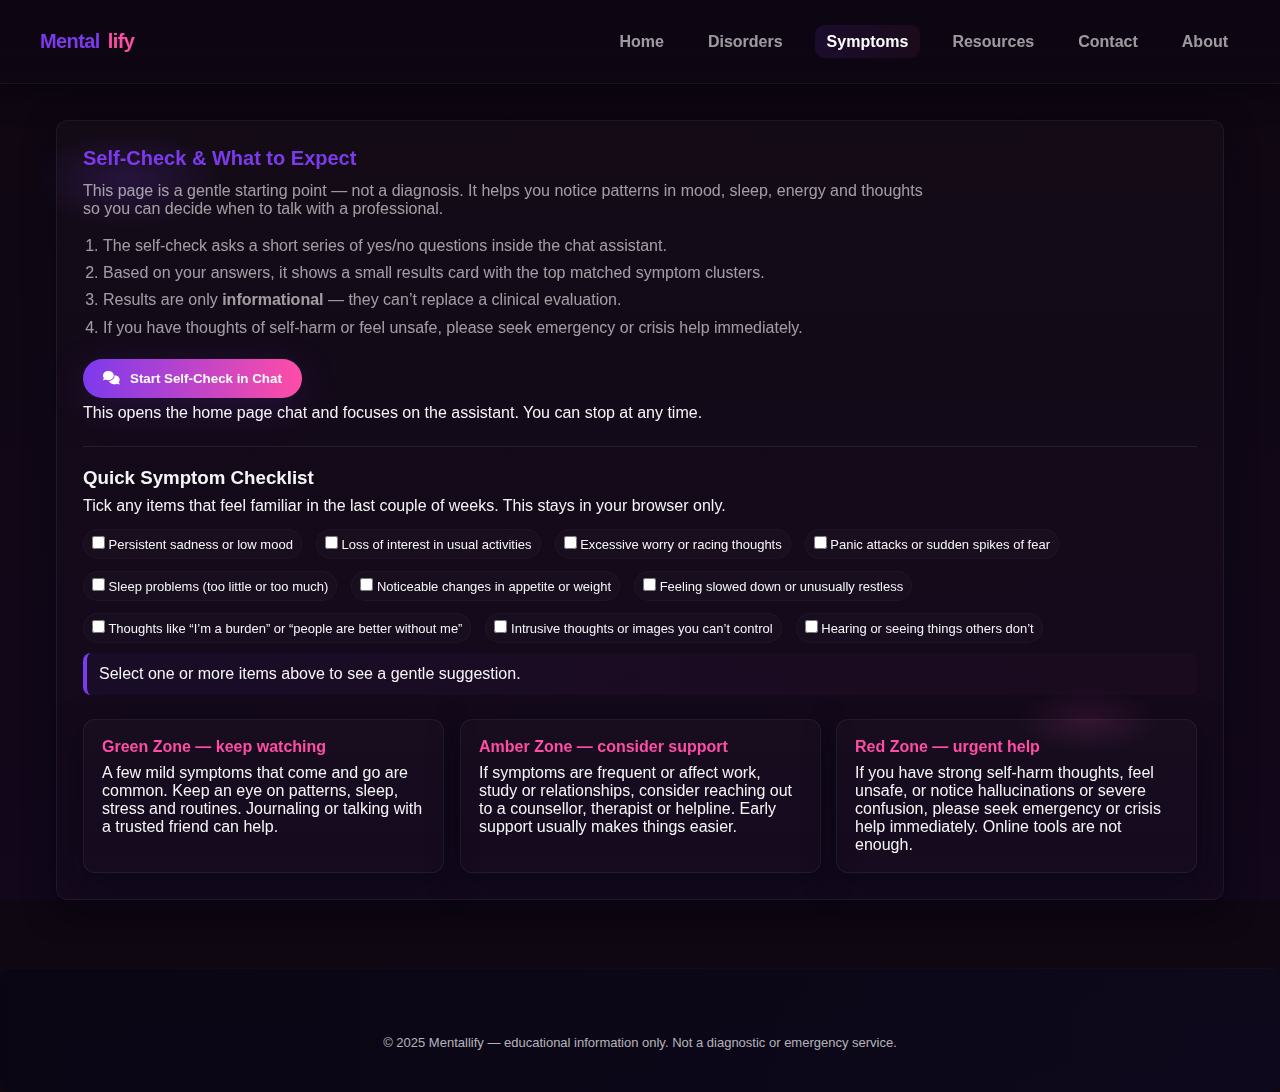
<file: self-check.html>
<!DOCTYPE html>
<html lang="en">
<head>
  <meta charset="utf-8" />
  <meta name="viewport" content="width=device-width,initial-scale=1" />
  <title>Symptoms — Mentallify</title>
  <link rel="stylesheet" href="styles.css" />
  <link rel="stylesheet" href="https://cdnjs.cloudflare.com/ajax/libs/font-awesome/6.4.0/css/all.min.css" />
  <meta name="description" content="Learn about common mental health symptoms and use a gentle self-check to decide when to seek professional help." />
</head>
<body>
  <header>
    <div class="container header-container">
      <a href="/" class="logo" aria-label="Mentallify homepage">Mental<span>lify</span></a>
      <button class="nav-toggle" aria-expanded="false" aria-controls="main-nav">
        <i class="fas fa-bars"></i>
      </button>
      <nav>
        <ul id="main-nav" role="menubar">
          <li role="none"><a role="menuitem" href="/index.html">Home</a></li>
          <li role="none"><a role="menuitem" href="/disorders.html">Disorders</a></li>
          <li role="none"><a role="menuitem" href="/self-check.html" class="active">Symptoms</a></li>
          <li role="none"><a role="menuitem" href="/resources.html">Resources</a></li>
          <li role="none"><a role="menuitem" href="/contact.html">Contact</a></li>
          <li role="none"><a role="menuitem" href="/about.html">About</a></li>
        </ul>
      </nav>
    </div>
  </header>

  <main class="container" style="padding:36px 16px 40px;">
    <section class="content-section" aria-labelledby="self-check-heading">
      <h2 id="self-check-heading">Self-Check &amp; What to Expect</h2>
      <p style="color:var(--muted-2); max-width:840px; margin-bottom:14px;">
        This page is a gentle starting point — not a diagnosis. It helps you notice patterns in mood,
        sleep, energy and thoughts so you can decide when to talk with a professional.
      </p>

      <ol style="color:var(--muted-2); padding-left:20px; line-height:1.7; margin-bottom:18px;">
        <li>The self-check asks a short series of yes/no questions inside the chat assistant.</li>
        <li>Based on your answers, it shows a small results card with the top matched symptom clusters.</li>
        <li>Results are only <strong>informational</strong> — they can’t replace a clinical evaluation.</li>
        <li>If you have thoughts of self-harm or feel unsafe, please seek emergency or crisis help immediately.</li>
      </ol>

      <div style="margin:18px 0 6px;">
        <button class="btn" id="open-self-check">
          <i class="fas fa-comments" aria-hidden="true"></i>
          Start Self-Check in Chat
        </button>
        
      </div>
      <p class="small" style="margin-top:4px;">
        This opens the home page chat and focuses on the assistant. You can stop at any time.
      </p>

      <hr style="border:none; border-top:1px solid rgba(255,255,255,0.08); margin:24px 0 20px;" />

      <h3 style="margin-bottom:8px;">Quick Symptom Checklist</h3>
      <p class="small" style="margin-bottom:10px;">
        Tick any items that feel familiar in the last couple of weeks. This stays in your browser only.
      </p>

      <div class="symptom-grid" style="display:flex; flex-wrap:wrap; gap:8px; margin-bottom:10px;">
        <label class="symptom-pill symptom-toggle">
          <input type="checkbox" data-score="2" />
          Persistent sadness or low mood
        </label>
        <label class="symptom-pill symptom-toggle">
          <input type="checkbox" data-score="2" />
          Loss of interest in usual activities
        </label>
        <label class="symptom-pill symptom-toggle">
          <input type="checkbox" data-score="1" />
          Excessive worry or racing thoughts
        </label>
        <label class="symptom-pill symptom-toggle">
          <input type="checkbox" data-score="1" />
          Panic attacks or sudden spikes of fear
        </label>
        <label class="symptom-pill symptom-toggle">
          <input type="checkbox" data-score="1" />
          Sleep problems (too little or too much)
        </label>
        <label class="symptom-pill symptom-toggle">
          <input type="checkbox" data-score="1" />
          Noticeable changes in appetite or weight
        </label>
        <label class="symptom-pill symptom-toggle">
          <input type="checkbox" data-score="1" />
          Feeling slowed down or unusually restless
        </label>
        <label class="symptom-pill symptom-toggle">
          <input type="checkbox" data-score="2" />
          Thoughts like “I’m a burden” or “people are better without me”
        </label>
        <label class="symptom-pill symptom-toggle">
          <input type="checkbox" data-score="2" />
          Intrusive thoughts or images you can’t control
        </label>
        <label class="symptom-pill symptom-toggle">
          <input type="checkbox" data-score="2" />
          Hearing or seeing things others don’t
        </label>
      </div>

      <div id="checklist-feedback" class="analysis-result" style="display:block; margin-top:8px;">
        Select a few items above to see a gentle suggestion here.
      </div>

      <div style="display:grid; grid-template-columns:repeat(auto-fit,minmax(220px,1fr)); gap:16px; margin-top:24px;">
        <div class="content-section" style="padding:18px;">
          <h3 style="margin-bottom:8px; font-size:16px; color:var(--accent);">Green Zone — keep watching</h3>
          <p class="small">
            A few mild symptoms that come and go are common. Keep an eye on patterns, sleep,
            stress and routines. Journaling or talking with a trusted friend can help.
          </p>
        </div>
        <div class="content-section" style="padding:18px;">
          <h3 style="margin-bottom:8px; font-size:16px; color:var(--accent);">Amber Zone — consider support</h3>
          <p class="small">
            If symptoms are frequent or affect work, study or relationships, consider reaching out to
            a counsellor, therapist or helpline. Early support usually makes things easier.
          </p>
        </div>
        <div class="content-section" style="padding:18px;">
          <h3 style="margin-bottom:8px; font-size:16px; color:var(--accent);">Red Zone — urgent help</h3>
          <p class="small">
            If you have strong self-harm thoughts, feel unsafe, or notice hallucinations or severe
            confusion, please seek emergency or crisis help immediately. Online tools are not enough.
          </p>
        </div>
      </div>
    </section>
  </main>

  <footer>
    <div class="container">
      <div style="text-align:center; padding:18px 0; color:rgba(255,255,255,0.7); font-size:13px;">
        &copy; 2025 Mentallify — educational information only. Not a diagnostic or emergency service.
      </div>
    </div>
  </footer>

  <script>
    document.addEventListener('DOMContentLoaded', () => {
      // mobile nav toggle
      const navToggle = document.querySelector('.nav-toggle');
      const mainNav = document.querySelector('nav ul');
      if (navToggle && mainNav) {
        navToggle.addEventListener('click', () => {
          mainNav.classList.toggle('show');
          navToggle.setAttribute('aria-expanded', mainNav.classList.contains('show') ? 'true' : 'false');
        });
      }

      // Self-check CTA -> go to home chat section
      const selfCheckBtn = document.getElementById('open-self-check');
      if (selfCheckBtn) {
        selfCheckBtn.addEventListener('click', () => {
          // Optional: mark intent in localStorage if you later want home page to auto-start quiz
          try { localStorage.setItem('mentallify_start_quiz', '1'); } catch (e) {}
          // --- UPDATED NAVIGATION LINE ---
          window.location.href = 'index.html#chatbot';
          // -------------------------------
        });
      }

      // Interactive checklist feedback
      const feedback = document.getElementById('checklist-feedback');
      const boxes = Array.from(document.querySelectorAll('.symptom-toggle input[type="checkbox"]'));

      function updateFeedback() {
        if (!feedback) return;
        const checked = boxes.filter(cb => cb.checked);
        const totalScore = checked.reduce((sum, cb) => sum + (Number(cb.dataset.score) || 1), 0);

        if (checked.length === 0) {
          feedback.style.display = 'block';
          feedback.textContent = 'Select one or more items above to see a gentle suggestion.';
          return;
        }

        feedback.style.display = 'block';
        if (totalScore <= 2) {
          feedback.textContent =
            'You selected a small number of mild symptoms. It can still be helpful to watch patterns and talk with someone you trust.';
        } else if (totalScore <= 5) {
          feedback.textContent =
            'You selected several symptoms. Consider booking a check-in with a counsellor or mental health professional.';
        } else {
          feedback.textContent =
            'You selected many significant symptoms. It may be a good idea to seek professional help soon — online or in-person — especially if these have lasted more than a couple of weeks.';
        }
      }

      boxes.forEach(cb => cb.addEventListener('change', updateFeedback));
      updateFeedback();
    });
  </script>

  <script src="/auth.js"></script>
  <script src="app.js"></script>
</body>
</html>
</file>
<file: styles.css>
/* ---------- Base / Variables ---------- */
* { margin: 0; padding: 0; box-sizing: border-box; -webkit-font-smoothing:antialiased; -moz-osx-font-smoothing:grayscale; }
:root{
  --bg-100: #0f0711;            /* deep background */
  --bg-200: #12071b;
  --primary: #7c3aed;           /* vivid purple */
  --primary-700: #5b21b6;
  --accent: #ff4da6;            /* magenta accent */
  --accent-2: #ff7ab6;
  --glass: rgba(255,255,255,0.06);
  --card-glass: rgba(255,255,255,0.03);
  --muted: rgba(255,255,255,0.7);
  --muted-2: rgba(255,255,255,0.6);
  --light: rgba(255,255,255,0.04);
  --white-soft: rgba(255,255,255,0.96);
  --radius: 14px;
  --maxWidth: 1200px;
  --font-sans: "Inter", "Segoe UI", Tahoma, Geneva, Verdana, sans-serif;
  --shadow-soft: 0 10px 30px rgba(6,7,20,0.6);
  --glass-border: rgba(255,255,255,0.06);

  /* layout / sizes */
  --header-height: 84px;
  --chatbot-max-height: 85vh;
  --chatbot-min-height: 420px;
  --chatbot-default-width: 380px;
}

/* Primary gradient utilities */
.btn-gradient {
  background: linear-gradient(90deg, #7c3aed, #ff2ec4);
  color: #fff;
  padding: 14px 28px;
  border-radius: 999px;
  font-weight: 700;
  font-size: 15px;
  text-decoration: none;
  border: none;
  cursor: pointer;
  display: inline-block;
  box-shadow: 0 10px 40px rgba(255, 46, 196, 0.25);
  transition: transform .18s ease, box-shadow .18s ease;
}
.btn-gradient:hover {
  transform: translateY(-3px);
  box-shadow: 0 14px 50px rgba(255, 46, 196, 0.35);
}

/* use deep background gradient */
html,body{
  height:100%;
  font-family: var(--font-sans);
  background: radial-gradient(1200px 600px at 10% 20%, rgba(124,58,237,0.18), transparent 8%),
              radial-gradient(900px 400px at 85% 80%, rgba(255,77,166,0.12), transparent 8%),
              linear-gradient(180deg, var(--bg-100), var(--bg-200));
  color: var(--white-soft);
}

/* prevent header overlap when jumping to anchors */
body { padding-top: var(--header-height); }

/* container */
.container{ width:100%; max-width:var(--maxWidth); margin:0 auto; padding:0 20px; }

/* ---------- Header ---------- */
header{
  position: fixed;
  top: 0;
  left: 0;
  right: 0;
  height: var(--header-height);
  z-index: 1200;
  backdrop-filter: blur(8px);
  background: linear-gradient(180deg, rgba(11,6,20,0.45), rgba(11,6,20,0.25));
  border-bottom: 1px solid var(--glass-border);
  box-shadow: 0 6px 30px rgba(3,2,8,0.6);
}
.header-container{ display:flex; align-items:center; justify-content:space-between; padding:16px 0; gap:16px; height:100%; }
.logo{ font-size:20px; font-weight:800; letter-spacing:-0.6px; color:var(--primary); text-decoration:none; display:flex; align-items:center; gap:8px; }
.logo span{ color:var(--accent); font-weight:900; font-size:20px; }

/* header right area for auth/profile */
#header-actions { display:flex; align-items:center; gap:12px; margin-left:auto; }
.header-avatar {
  width:40px; height:40px; border-radius:50%; display:inline-flex; align-items:center; justify-content:center;
  font-weight:700; color:#fff; background: linear-gradient(90deg,var(--primary),var(--accent)); cursor:pointer;
  box-shadow: 0 6px 18px rgba(124,58,237,0.18);
}
.header-username { color:var(--white-soft); font-weight:700; margin-right:6px; }

/* nav */
nav ul{ display:flex; gap:20px; list-style:none; align-items:center; }
nav a{ color:var(--muted-2); text-decoration:none; font-weight:600; padding:8px 12px; border-radius:10px; transition:all .18s ease; }
nav a:hover, nav a.active{ color:white; background: linear-gradient(90deg, rgba(124,58,237,0.12), rgba(255,77,166,0.06)); transform:translateY(-1px); }
.nav-toggle{ display:none; background:none; border:none; color:var(--muted-2); font-size:20px; cursor:pointer; }

/* ---------- Hero ---------- */
.hero{
  background: linear-gradient(135deg, rgba(124,58,237,0.12), rgba(255,77,166,0.06));
  color: white;
  padding:86px 0 64px; /* account for fixed header */
  border-radius: 0 0 var(--radius) var(--radius);
  margin-bottom:28px;
  position:relative;
  overflow:hidden;
}
.hero::after{
  content: "";
  position:absolute; right:-120px; top:-60px; width:520px; height:520px;
  background: radial-gradient(circle at 30% 30%, rgba(255,77,166,0.08), transparent 20%),
              radial-gradient(circle at 70% 70%, rgba(124,58,237,0.08), transparent 20%);
  transform: rotate(20deg); opacity:0.9; pointer-events:none;
}
.hero .container{ display:flex; align-items:center; gap:24px; justify-content:space-between; flex-wrap:wrap; }
.hero h1{ font-size:42px; line-height:1.02; margin-bottom:8px; font-weight:800; letter-spacing:-0.6px; color: #fff; text-shadow: 0 6px 30px rgba(69,23,120,0.25); }
.hero p{ font-size:16px; color:rgba(255,255,255,0.88); max-width:700px; margin-bottom:12px; }
.btn{
  background: linear-gradient(90deg, var(--primary), var(--accent));
  color:white;
  padding:12px 20px;
  border-radius:999px;
  font-weight:700;
  text-decoration:none;
  display:inline-flex;
  align-items:center;
  gap:10px;
  box-shadow: 0 10px 40px rgba(124,58,237,0.18);
  border: none;
  cursor:pointer;
  transition: transform .18s ease, box-shadow .18s ease;
}
.btn:hover{ transform: translateY(-4px); box-shadow: 0 18px 50px rgba(124,58,237,0.24); }

/* small hero CTA variant */
.btn.ghost{
  background:transparent;
  border:1px solid rgba(255,255,255,0.12);
}

/* ---------- Layout ---------- */
.main-content{ display:grid; grid-template-columns: 1fr var(--chatbot-default-width); gap:28px; align-items:start; margin-bottom:40px; position:relative; }
.content-section{ background: linear-gradient(180deg, rgba(255,255,255,0.02), rgba(255,255,255,0.01)); border-radius:12px; padding:26px; box-shadow:var(--shadow-soft); border:1px solid var(--glass-border); transition: transform .18s ease, box-shadow .18s ease; }
.content-section h2{ color:var(--primary); margin-bottom:12px; font-size:20px; }

/* ---------- NEW: full-span utility (Option B from advice) ---------- */
.full-span { grid-column: 1 / -1; }

/* ---------- Disorder cards ---------- */
.disorder-cards{ display:grid; grid-template-columns:repeat(auto-fill,minmax(260px,1fr)); gap:16px; margin-top:16px; }
.disorder-card{
  background: linear-gradient(180deg, rgba(255,255,255,0.02), rgba(255,255,255,0.01));
  border:1px solid rgba(255,255,255,0.03);
  border-radius:12px; padding:16px; transition: transform .18s ease, box-shadow .18s ease;
  backdrop-filter: blur(6px);
  position:relative;
  overflow:visible;
}
.disorder-card::after{
  content: "";
  position:absolute; inset:0; border-radius:12px; pointer-events:none;
  background: linear-gradient(180deg, rgba(124,58,237,0.02), rgba(255,77,166,0.01));
  opacity:0; transition: opacity .24s ease, transform .28s ease;
  transform: translateY(8px);
}
.disorder-card:hover{
  transform: translateY(-8px);
  box-shadow: 0 18px 50px rgba(11,6,20,0.6);
}
.disorder-card:hover::after { opacity:1; transform: translateY(0px); }
.disorder-card h3{ color:var(--accent); margin-bottom:8px; font-size:16px; }
.disorder-card p{ color:var(--muted-2); font-size:14px; line-height:1.5; }

/* ---------- Chatbot ---------- */
.chatbot-container{ position:relative; }

/* chatbot made auto height with max-height (inline sticky) */
.chatbot{
  background: linear-gradient(180deg, rgba(255,255,255,0.02), rgba(255,255,255,0.015));
  border-radius:16px;
  box-shadow: 0 30px 80px rgba(6,7,20,0.6);
  height: auto;
  max-height: var(--chatbot-max-height);
  min-height: var(--chatbot-min-height);
  display:flex;
  flex-direction:column;
  overflow:hidden; /* child .chatbot-messages handles overflow */
  border: 1px solid rgba(255,255,255,0.04);
  position: sticky;
  top: calc(var(--header-height) + 20px); /* below header with offset */
  z-index: 100; /* below header but above content */
}

/* chat header / top */
.chatbot-header{
  background: linear-gradient(90deg, rgba(124,58,237,0.95), rgba(255,77,166,0.85));
  color:white;
  padding:14px 18px;
  display:flex; gap:12px; align-items:center;
  border-bottom-left-radius:12px; border-bottom-right-radius:12px;
}
.chatbot-header i{ font-size:18px; opacity:0.95; }

/* messages scroll area is still flex:1 and scrollable */
.chatbot-messages{
  flex:1; padding:18px; overflow-y:auto; display:flex; flex-direction:column; gap:14px;
  background: linear-gradient(180deg, rgba(255,255,255,0.01), transparent);
}

/* message bubbles */
.message{
  max-width:84%; padding:12px 14px; border-radius:14px; line-height:1.45; white-space:pre-wrap; word-wrap:break-word;
  box-shadow: 0 6px 20px rgba(3,2,8,0.55);
  transition: transform .12s ease, box-shadow .12s ease;
}
.bot-message{
  align-self:flex-start;
  background: linear-gradient(180deg, rgba(255,255,255,0.02), rgba(255,255,255,0.01));
  color: var(--white-soft);
  border: 1px solid rgba(255,255,255,0.03);
  border-bottom-left-radius:6px;
}
.user-message{
  align-self:flex-end;
  background: linear-gradient(90deg, var(--primary-700), var(--primary));
  color:white;
  border-bottom-right-radius:6px;
  box-shadow: 0 10px 30px rgba(91,33,182,0.18);
}

/* ---------- Typing animation (dots) ---------- */
.typing {
  display:inline-flex; gap:6px; align-items:center; height:18px;
}
.typing .dot {
  width:8px; height:8px; border-radius:50%; background:rgba(255,255,255,0.3);
  animation: bounce 1s infinite ease-in-out;
}
.typing .dot:nth-child(2){ animation-delay: 0.12s; }
.typing .dot:nth-child(3){ animation-delay: 0.24s; }
@keyframes bounce {
  0%, 80%, 100% { transform: translateY(0); opacity:0.35; }
  40% { transform: translateY(-6px); opacity:1; }
}

/* input area */
.chatbot-input{ display:flex; gap:10px; padding:14px; border-top:1px solid rgba(255,255,255,0.03); align-items:center; }
.chatbot-input input{
  flex:1; padding:12px 16px; border-radius:999px; border:1px solid rgba(255,255,255,0.04);
  outline:none; font-size:15px; background: rgba(255,255,255,0.02); color:var(--white-soft);
  transition: box-shadow .12s ease;
}
.chatbot-input input:focus{ box-shadow: 0 6px 20px rgba(124,58,237,0.18); }
.chatbot-input button{
  background: linear-gradient(90deg, var(--primary), var(--accent)); color:white; border:none;
  width:46px; height:46px; border-radius:50%; display:flex; align-items:center; justify-content:center; cursor:pointer; font-size:16px;
  box-shadow: 0 10px 30px rgba(124,58,237,0.2);
}

/* ---------- analysis result ---------- */
.analysis-result{ background: linear-gradient(90deg, rgba(124,58,237,0.06), rgba(255,77,166,0.03)); border-left:4px solid var(--primary); padding:12px; margin-top:12px; border-radius:8px; display:none; color:var(--white-soft); }

/* ---------- progress bar (legacy linear fallback) ---------- */
.quiz-progress-wrap { width:100%; padding:6px 0 0 0; }
.quiz-progress { height:8px; background: rgba(255,255,255,0.03); border-radius:999px; overflow:hidden; width:100%; }
.quiz-progress-bar { height:100%; width:0%; background:linear-gradient(90deg, var(--primary), var(--accent)); transition: width .25s ease; }

/* ---------- NEW: Quiz progress card with circular ring ---------- */
.quiz-progress-card {
  display:flex;
  gap:14px;
  align-items:center;
  max-width:320px;
  background: linear-gradient(180deg, rgba(255,255,255,0.02), rgba(255,255,255,0.01));
  border: 1px solid rgba(255,255,255,0.03);
  padding: 12px 14px;
  border-radius: 14px;
  box-shadow: 0 18px 50px rgba(6,7,20,0.6);
  align-self: flex-start;
  backdrop-filter: blur(6px);
}
.progress-ring {
  width:86px;
  height:86px;
  position:relative;
  flex: 0 0 86px;
}
.progress-ring svg { width:100%; height:100%; transform: rotate(-90deg); }
.progress-ring .ring-bg {
  stroke: rgba(255,255,255,0.06);
  stroke-width:8;
  fill:none;
}
.progress-ring .ring-fg {
  stroke-width:8;
  stroke-linecap:round;
  fill:none;
  stroke: url(#quiz-grad);
  stroke-dasharray: 440;
  stroke-dashoffset: 440;
  transition: stroke-dashoffset 420ms cubic-bezier(.22,.9,.33,1);
  filter: drop-shadow(0 6px 20px rgba(124,58,237,0.12));
}
.progress-ring .ring-text {
  position:absolute; inset:0; display:flex; align-items:center; justify-content:center; font-weight:800; color:var(--white-soft);
  font-size:15px;
}
.progress-card-info { display:flex; flex-direction:column; gap:6px; }
.progress-card-info .title { font-weight:700; color:var(--accent); font-size:14px; }
.progress-card-info .sub { font-size:13px; color:var(--muted-2); }

/* ring pulse on finish */
@keyframes ring-pulse {
  0% { transform: scale(1); box-shadow: 0 12px 30px rgba(124,58,237,0.12); }
  50% { transform: scale(1.06); box-shadow: 0 26px 60px rgba(124,58,237,0.18); }
  100% { transform: scale(1); box-shadow: 0 12px 30px rgba(124,58,237,0.12); }
}
.ring-pulse {
  animation: ring-pulse 700ms ease;
}

/* ---------- Confetti (simple DOM confetti) ---------- */
.confetti-dot {
  position: fixed;
  pointer-events: none;
  width: 10px;
  height: 10px;
  border-radius: 2px;
  opacity: 0;
  transform: translateY(0) rotate(0deg);
  z-index: 2200;
  will-change: transform, opacity;
}
.confetti-fade {
  transition: opacity 700ms ease;
}

/* ---------- result card ---------- */
.result-cards { display:flex; flex-direction:column; gap:12px; margin-top:8px; }
.result-card {
  background: linear-gradient(180deg, rgba(255,255,255,0.02), rgba(255,255,255,0.01));
  border-radius:12px; padding:12px 14px; box-shadow: 0 16px 40px rgba(3,2,8,0.55);
  border-left: 4px solid;
  border-image: linear-gradient(180deg, var(--primary), var(--accent)) 1;
}
.result-card h4 { margin:0 0 6px 0; text-transform:capitalize; color:var(--accent); }
.score { font-size:13px; color:var(--muted-2); margin-bottom:6px; }
.symptom-pill { display:inline-block; background: rgba(255,255,255,0.02); color: var(--white-soft); border:1px solid rgba(255,255,255,0.03); padding:6px 8px; border-radius:999px; margin:4px 6px 0 0; font-size:13px; }
.precautions { margin-top:8px; font-size:14px; color:var(--white-soft); }

/* quick-replies */
.quick-replies { display:flex; gap:8px; margin-top:6px; }
.quick-replies button {
  padding:8px 12px; border-radius:18px; border:none; cursor:pointer; font-weight:700;
  box-shadow: 0 6px 22px rgba(3,2,8,0.45);
}
.quick-replies .yes { background: linear-gradient(90deg, var(--primary), var(--accent)); color:#fff; }
.quick-replies .no { background: rgba(255,255,255,0.02); color:var(--white-soft); border:1px solid rgba(255,255,255,0.03); }

/* ---------- Footer ---------- */
footer{
  background: linear-gradient(90deg, rgba(10,6,20,0.95), rgba(14,9,28,0.95));
  color: rgba(255,255,255,0.85);
  padding:48px 0 24px; margin-top:28px; border-top:1px solid rgba(255,255,255,0.02);
  border-radius:12px;
}
.footer-content{ display:grid; grid-template-columns:repeat(auto-fit,minmax(200px,1fr)); gap:22px; margin-bottom:18px; }
.footer-section h3{ font-size:16px; color:var(--white-soft); margin-bottom:12px; }
.footer-section a{ color:rgba(255,255,255,0.72); text-decoration:none; display:block; margin-bottom:8px; }
.copyright{ text-align:center; color:rgba(255,255,255,0.5); font-size:13px; }

/* ---------- Extra UI: symptom card & glow ---------- */
.symptoms-card { min-height: 220px; padding:26px; border-radius:14px; position:relative; overflow:visible; }
.symptoms-card .section-title { color:var(--accent); font-weight:800; margin-bottom:10px; }
.symptoms-card ul { color:var(--muted-2); margin-left:18px; line-height:1.8; }
.symptoms-card:hover { box-shadow: 0 28px 80px rgba(91,33,182,0.12); transform: translateY(-4px); }

/* ---------- Optional: Gradient mask to visually blend gaps (Option C) ---------- */
.main-content.mask-gap::after {
  content: "";
  position: absolute;
  left: 0;
  right: 0;
  bottom: -6px;
  height: 160px;
  pointer-events: none;
  background: linear-gradient(180deg, rgba(0,0,0,0), rgba(10,6,20,0.6));
  border-radius: 0 0 14px 14px;
  z-index: 2;
}

/* ---------- Responsive ---------- */
@media (max-width: 1100px){ .main-content{ grid-template-columns:1fr minmax(300px, 360px); } }
@media (max-width: 860px){
  .main-content{ grid-template-columns:1fr; }
  .chatbot{ position: static; margin-top:18px; min-height: 360px; max-height: none; top:auto; }
  body { padding-top:72px; }
}
@media (max-width: 720px){
  .nav-toggle{ display:block; color:var(--muted-2); }
  nav ul{ display:none; position:absolute; left:8px; right:8px; top:68px; background: linear-gradient(180deg, rgba(11,6,20,0.9), rgba(11,6,20,0.95)); flex-direction:column; padding:18px; gap:12px; border-radius:10px; box-shadow: 0 20px 60px rgba(3,2,8,0.7); border:1px solid rgba(255,255,255,0.03); }
  nav ul.show{ display:flex; }
  .hero h1{ font-size:28px; }
  .hero p{ font-size:14px; max-width:100%; }
  .logo{ font-size:18px; }
  .main-content{ gap:18px; padding-bottom:18px; }
}

/* login / front page helpers */
.btn.ghost { background: transparent; border: 1px solid rgba(255,255,255,0.06); color:var(--white-soft); box-shadow: none; }
header .header-container a.btn.ghost { text-decoration:none; }
input[required] { box-shadow: none; }

/* Accessibility: focus outlines */
a:focus, button:focus, input:focus { outline: 3px solid rgba(124,58,237,0.18); outline-offset:2px; }

/* ---------- Extra animation polish ---------- */
@media (prefers-reduced-motion: no-preference) {
  .message { transition: transform .12s ease, opacity .12s ease; }
  .disorder-card, .content-section { will-change: transform; }
}
</file>
